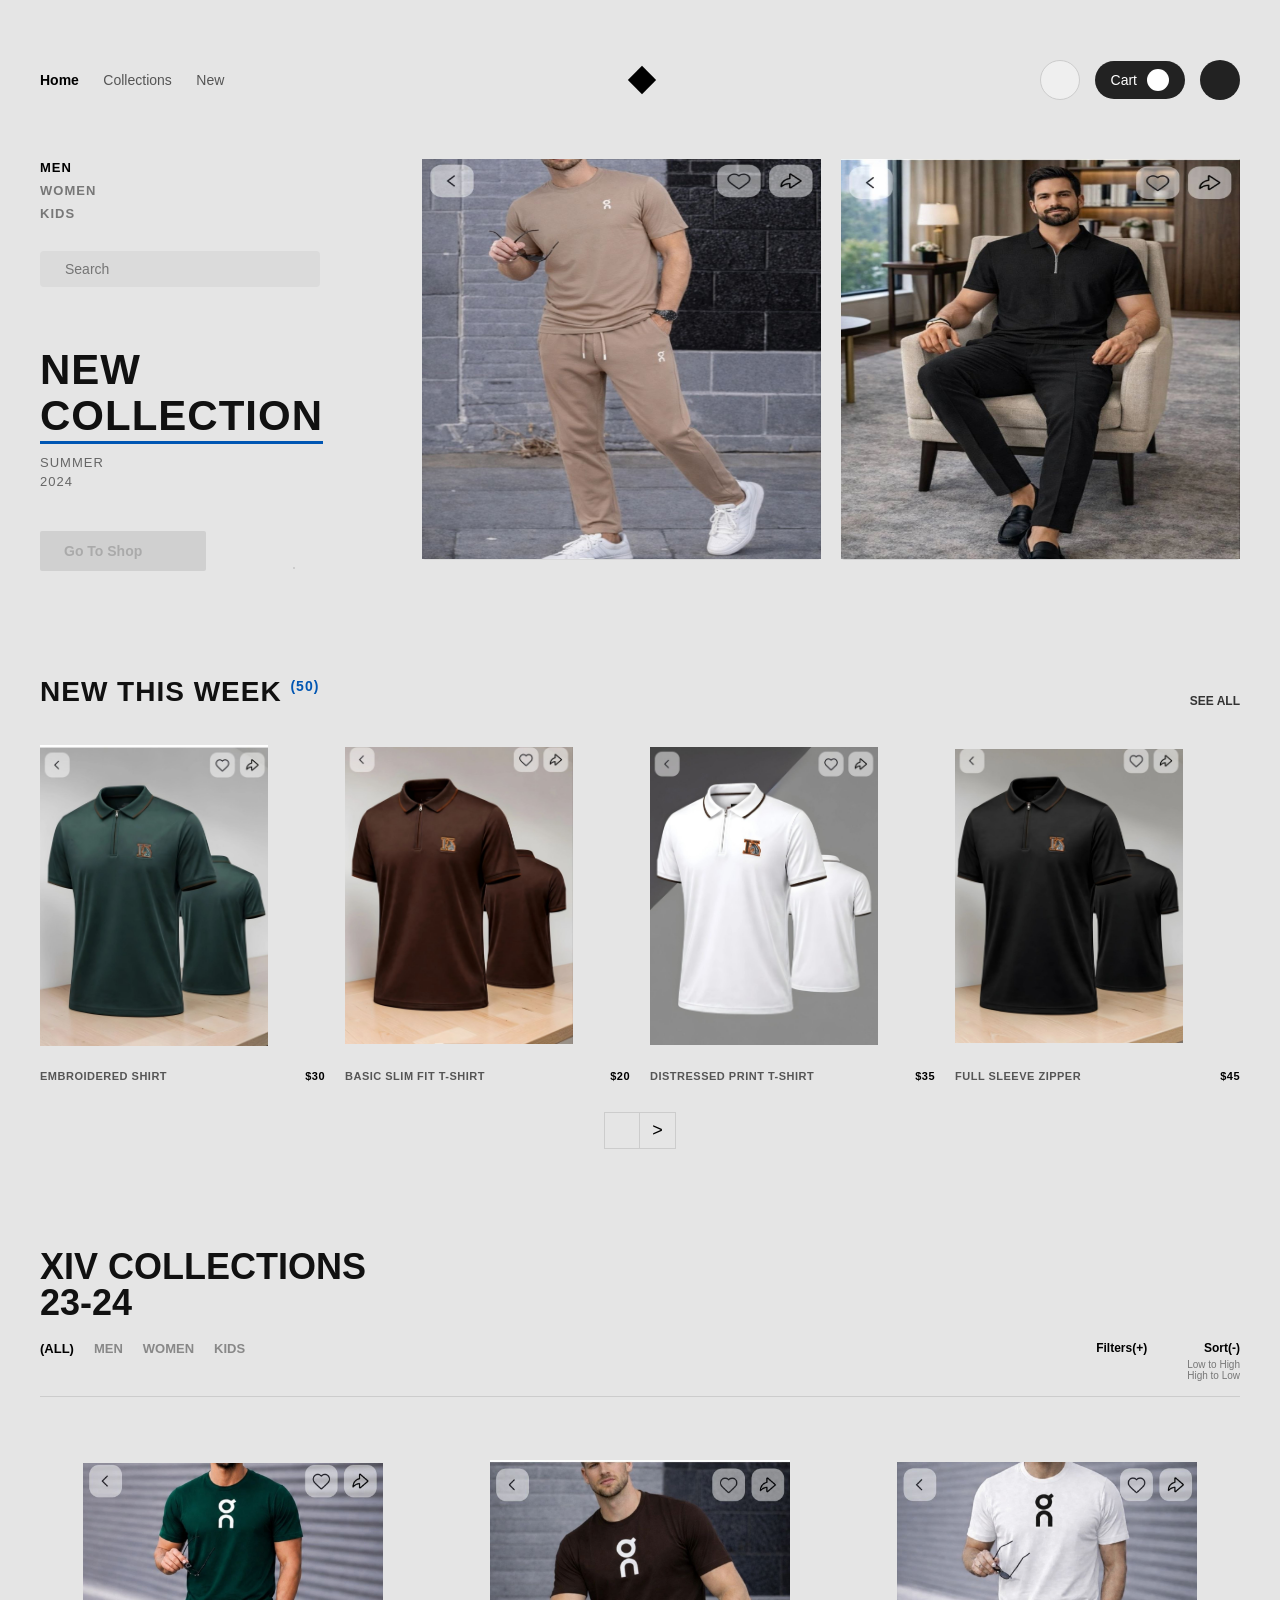
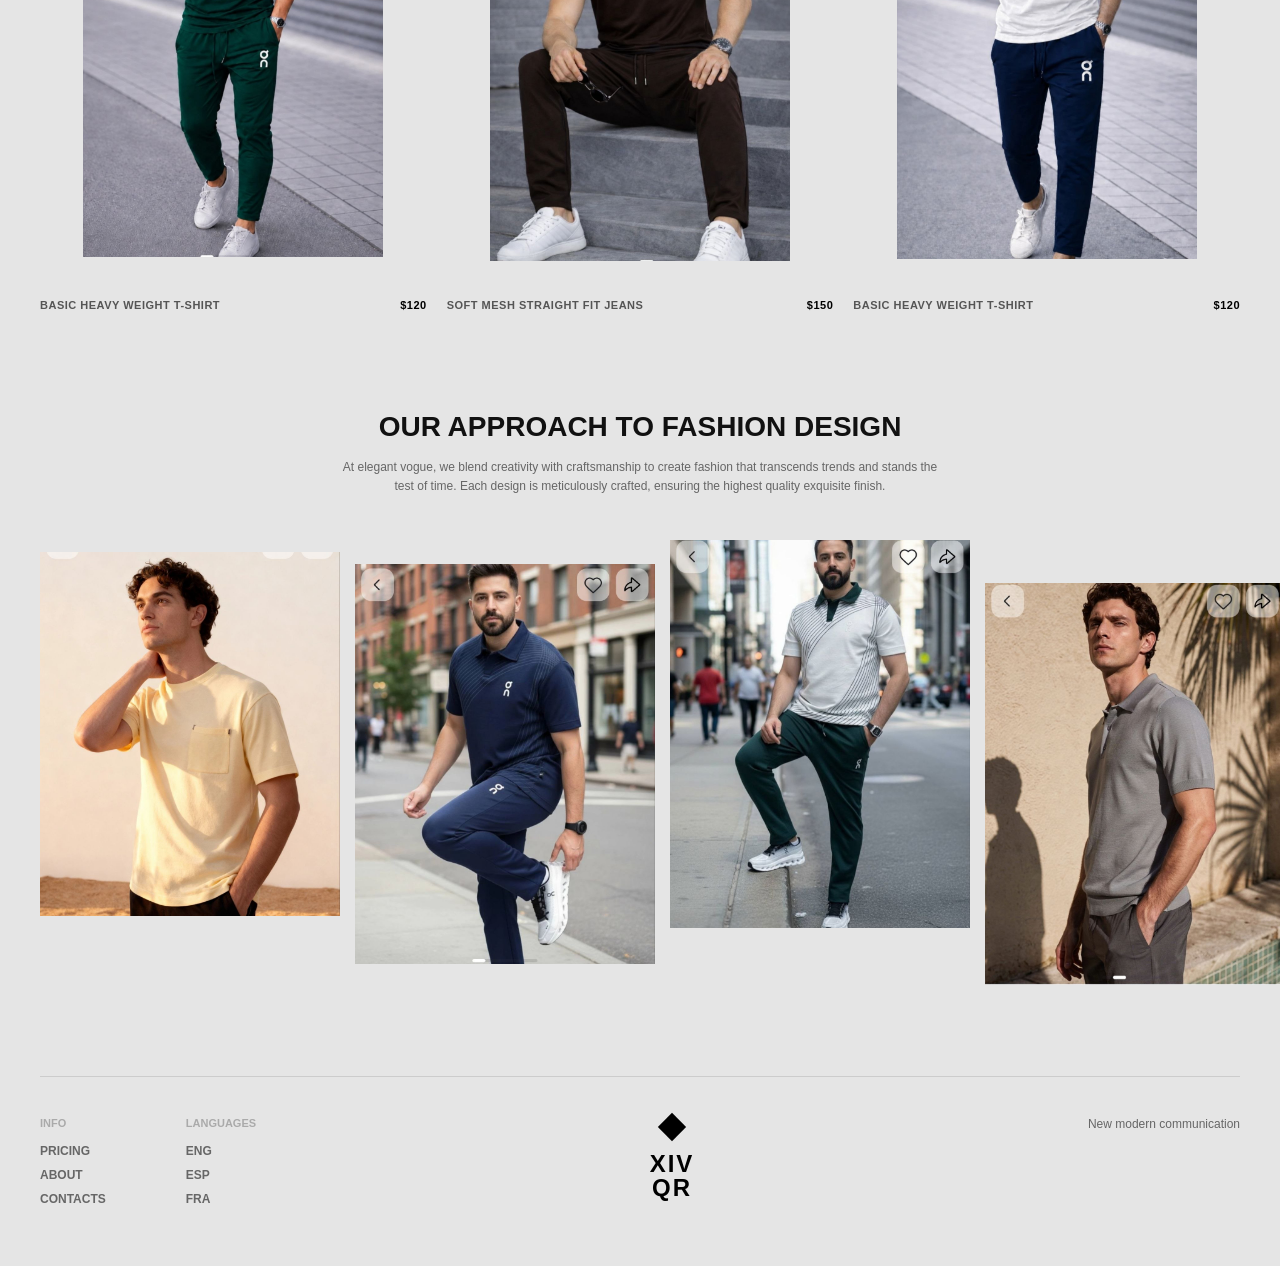
<file: index1.html>
<!DOCTYPE html>
<html lang="uz">

<head>
    <meta charset="UTF-8">
    <meta name="viewport" content="width=device-width, initial-scale=1.0">
    <link rel="stylesheet" href="style1.css">
</head>

<body>

    <div class="hc">

        <header class="nb">
            <div class="nl">
               
                <nav class="lk">
                    <a href="#" class="ac">Home</a>
                    <a href="#">Collections</a>
                    <a href="#">New</a>
                </nav>
            </div>

            <div class="lg">
                <div class="lr"></div>
            </div>

            <div class="nr">
                <button class="bc"></button>
                <div class="cb">
                    <span>Cart</span>
                    <div class="ci">\</div>
                </div>
                <button class="bd"></button>
            </div>
        </header>

        <main class="mc">
            <div class="cl">
                <div class="gm">
                    <a href="#">MEN</a>
                    <a href="#">WOMEN</a>
                    <a href="#">KIDS</a>
                </div>

                <div class="sb">
                    <span class="si"></span>
                    <input type="text" placeholder="Search">
                </div>

                <div class="ts">
                    <h1 class="ht">NEW <br><span class="ut">COLLECTION</span></h1>
                    <p class="st">Summer<br>2024</p>
                </div>

                <div class="as">
                    <a href="index3.html">
                        <button class="sh">Go To Shop <span class="ar"></span></button>
                    </a>
                    <div class="sc">
                        
                    </div>
                </div>
            </div>

            <div class="cc">
                <div class="ib b1">
                    <div class="pi"><img width="399px" height="400px" src="body3.jpg" alt=""></div>
                </div>
                <div class="ib b2">
                    <div class="pi"><img width="399px" height="400px" src="ba1.jpg" alt=""></div>
                </div>
            </div>
        </main>

        <section class="nw">
            <div class="nt">
                <h2>NEW THIS WEEK <span>(50)</span></h2>
                <a href="#" class="sa">See All</a>
            </div>
            <div class="gl">
                <div class="cd">
                    <div class="ib">
                        <div><img width="80%" src="fu1.jpg" alt=""></div>
                    </div>
                    <div class="id">
                        <p>Embroidered Shirt</p>
                        <span>$30</span>
                    </div>
                </div>
                <div class="cd">
                    <div class="ib">
                        <div><img width="80%" src="fu2.jpg" alt=""></div>
                    </div>
                    <div class="id">
                        <p>Basic Slim Fit T-Shirt</p>
                        <span>$20</span>
                    </div>
                </div>
                <div class="cd">
                    <div class="ib">
                        <div><img width="80%" src="fu3.jpg" alt=""></div>
                    </div>
                    <div class="id">
                        <p>Distressed Print T-Shirt</p>
                        <span>$35</span>
                    </div>
                </div>
                <div class="cd">
                    <div class="ib">
                        <div><img width="80%" src="fu4.jpg" alt=""></div>
                    </div>
                    <div class="id">
                        <p>Full Sleeve Zipper</p>
                        <span>$45</span>
                    </div>
                </div>
            </div>
            <div class="sc">
                <button class="ab">
                 
                        <button class="ab">></button>
            </div>
        </section>

        <section class="xc">
            <div class="xh">
                <h2>XIV COLLECTIONS<br>23-24</h2>
                <div class="xf">
                    <div class="ft">
                        <a href="#" class="ac">(ALL)</a>
                        <a href="#">Men</a>
                        <a href="#">Women</a>
                        <a href="#">Kids</a>
                    </div>
                    <div class="so">
                        <span>Filters(+)</span>
                        <span>Sort(-)<br><small>Low to High<br>High to Low</small></span>
                    </div>
                </div>
            </div>

            <div class="gl g3">
                <div class="cd">
                    <div class="ib xl">
                        <div class="pi"><img width="300px" src="min1.jpg" alt=""></div>
                    </div>
                    <div class="id">
                        <p>Basic Heavy Weight T-Shirt</p>
                        <span>$120</span>
                    </div>
                </div>
                <div class="cd">
                    <div class="ib xl">
                        <div class="pi"><img width="300px" src="min2.jpg" alt=""></div>
                    </div>
                    <div class="id">
                        <p>Soft Mesh Straight Fit Jeans</p>
                        <span>$150</span>
                    </div>
                </div>
                <div class="cd">
                    <div class="ib xl">
                        <div class="pi"><img width="300px" src="min3.jpg" alt=""></div>
                    </div>
                    <div class="id">
                        <p>Basic Heavy Weight T-Shirt</p>
                        <span>$120</span>
                    </div>
                </div>
            </div>
        </section>

        <section class="oa">
            <div class="oh">
                <h2>OUR APPROACH TO FASHION DESIGN</h2>
                <p>At elegant vogue, we blend creativity with craftsmanship to create fashion that transcends trends and
                    stands the test of time. Each design is meticulously crafted, ensuring the highest quality exquisite
                    finish.</p>
            </div>
            <div class="ag">
                <div class="ai">
                    <div><img width="300px" src="kam.jpg" alt=""></div>
                </div>
                <div class="ai">
                    <div><img width="300px" src="kam1.jpg" alt=""></div>
                </div>
                <div class="ai">
                    <div><img width="300px" src="kam2.jpg" alt=""></div>
                </div>
                <div class="ai">
                    <div><img width="300px" src="kam3.jpg" alt=""></div>
                </div>
            </div>
        </section>

        <footer class="fr">
            <div class="fl">
                <div>
                    <p class="sh">INFO</p>
                    <a href="#">PRICING</a>
                    <a href="#">ABOUT</a>
                    <a href="#">CONTACTS</a>
                </div>
                <div>
                    <p class="sh">LANGUAGES</p>
                    <a href="#">ENG</a>
                    <a href="#">ESP</a>
                    <a href="#">FRA</a>
                </div>
            </div>
            <div class="fc">
                <div class="lr"></div>
                <h3>XIV<br>QR</h3>
            </div>
            <div class="rn">
                <p>New modern communication</p>
            </div>
        </footer>

    </div>

</body>

</html>
</file>
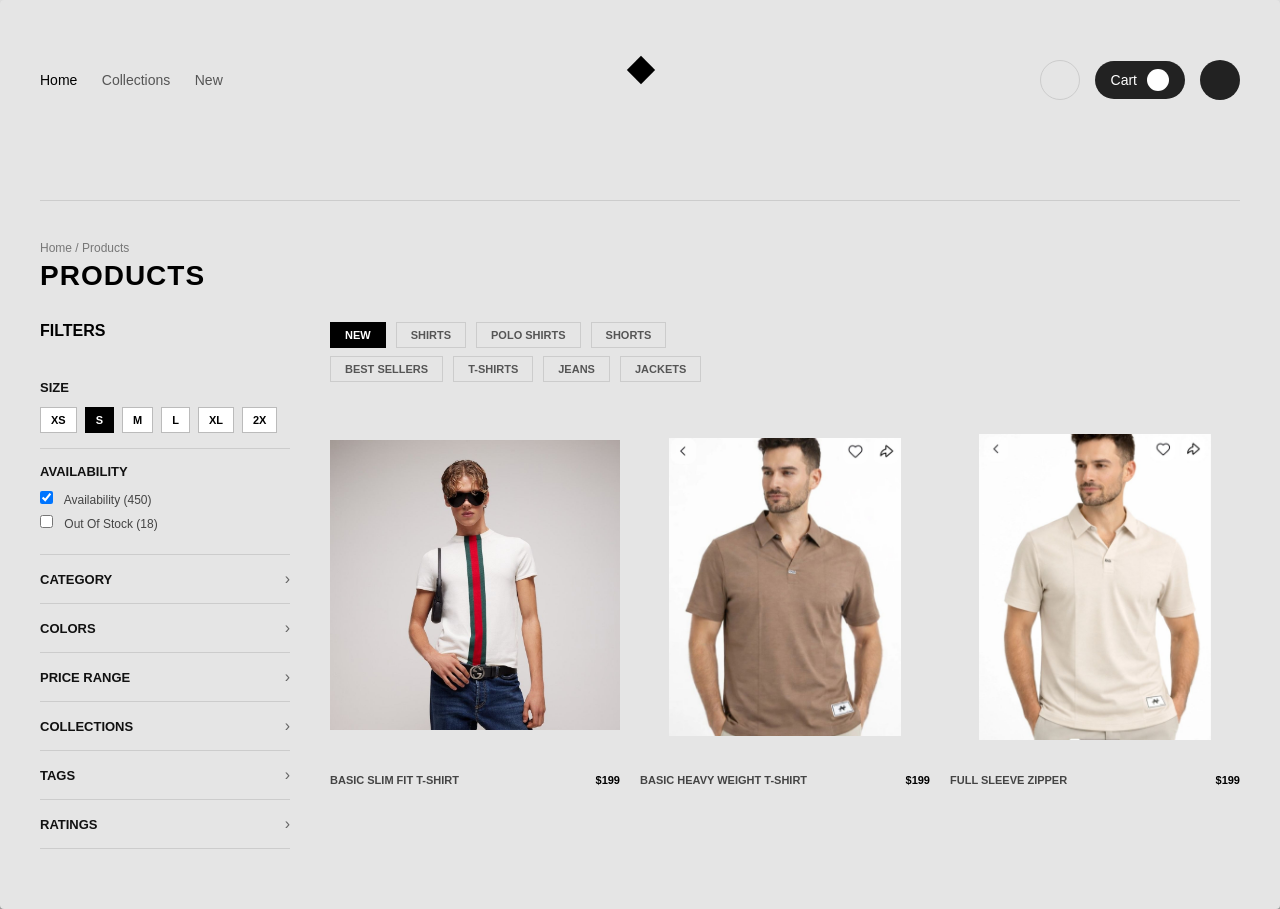
<file: index3.html>
<!DOCTYPE html>
<html lang="uz">
<head>
    <meta charset="UTF-8">
    <meta name="viewport" content="width=device-width, initial-scale=1.0">

    <link rel="stylesheet" href="style3.css">
</head>
<body>

    <div class="hc">
        
        <header class="nb">
            <div class="nl">
                
                <nav class="lk">
                    <a href="#" class="ac">Home</a>
                    <a href="#">Collections</a>
                    <a href="#">New</a>
                </nav>
            </div>
            <div class="lg">
                <div class="lr"></div>
            </div>

            <div class="nr">
                <button class="bc"></button>
                <div class="cb">
                    <span>Cart</span>
                    <div class="ci">\</div>
                </div>
                <button class="bd"></button>
            </div>   
        </header>
        <main class="mc">
        </main>

        <section class="pd">
            <div class="ph">
                <p class="br">Home / Products</p>
                <h2>PRODUCTS</h2>
            </div>

            <div class="pc">
                <aside class="fl">
                    <h3 class="ft">Filters</h3>
                    
                    <div class="fs">
                        <h4>Size</h4>
                        <div class="sz">
                            <span>XS</span>
                            <span class="ac">S</span>
                            <span>M</span>
                            <span>L</span>
                            <span>XL</span>
                            <span>2X</span>
                        </div>
                    </div>

                    <div class="fs">
                        <h4>Availability</h4>
                        <label class="ch"><input type="checkbox" checked> Availability (450)</label>
                        <label class="ch"><input type="checkbox"> Out Of Stock (18)</label>
                    </div>

                    <div class="fs dr"><h4>Category</h4><span>›</span></div>
                    <div class="fs dr"><h4>Colors</h4><span>›</span></div>
                    <div class="fs dr"><h4>Price Range</h4><span>›</span></div>
                    <div class="fs dr"><h4>Collections</h4><span>›</span></div>
                    <div class="fs dr"><h4>Tags</h4><span>›</span></div>
                    <div class="fs dr"><h4>Ratings</h4><span>›</span></div>
                </aside>

                <div class="pm">
                    <div class="tc">
                        <div class="tb">
                            <span class="ac">NEW</span>
                            <span>SHIRTS</span>
                            <span>POLO SHIRTS</span>
                            <span>SHORTS</span>
                        </div>
                        <div class="tb">
                            <span>BEST SELLERS</span>
                            <span>T-SHIRTS</span>
                            <span>JEANS</span>
                            <span>JACKETS</span>
                        </div>
                    </div>

                    <div class="pg">
                        
                        <div class="cd">
                            <div class="ib"><a href="index4.html"><img width="100%" src="katta44.jpg" alt=""></a></div>
                            <div class="id">
                                <p>Basic Slim Fit T-Shirt</p>
                                <span>$199</span>
                            </div>
                        </div>


                        <div class="cd">
                            <div class="ib"><img width="80%" src="mn2.jpg" alt=""></div>
                            <div class="id">
                                <p>Basic Heavy Weight T-Shirt</p>
                                <span>$199</span>
                            </div>
                        </div>


                        <div class="cd">
                            <div class="ib"><img width="80%" src="mn3.jpg" alt=""></div>
                            <div class="id">
                                <p>Full Sleeve Zipper</p>
                                <span>$199</span>
                            </div>
                        </div>
                       
                    </div>
                </div>
            </div>
        </section>

    </div>

</body>
</html>
</file>
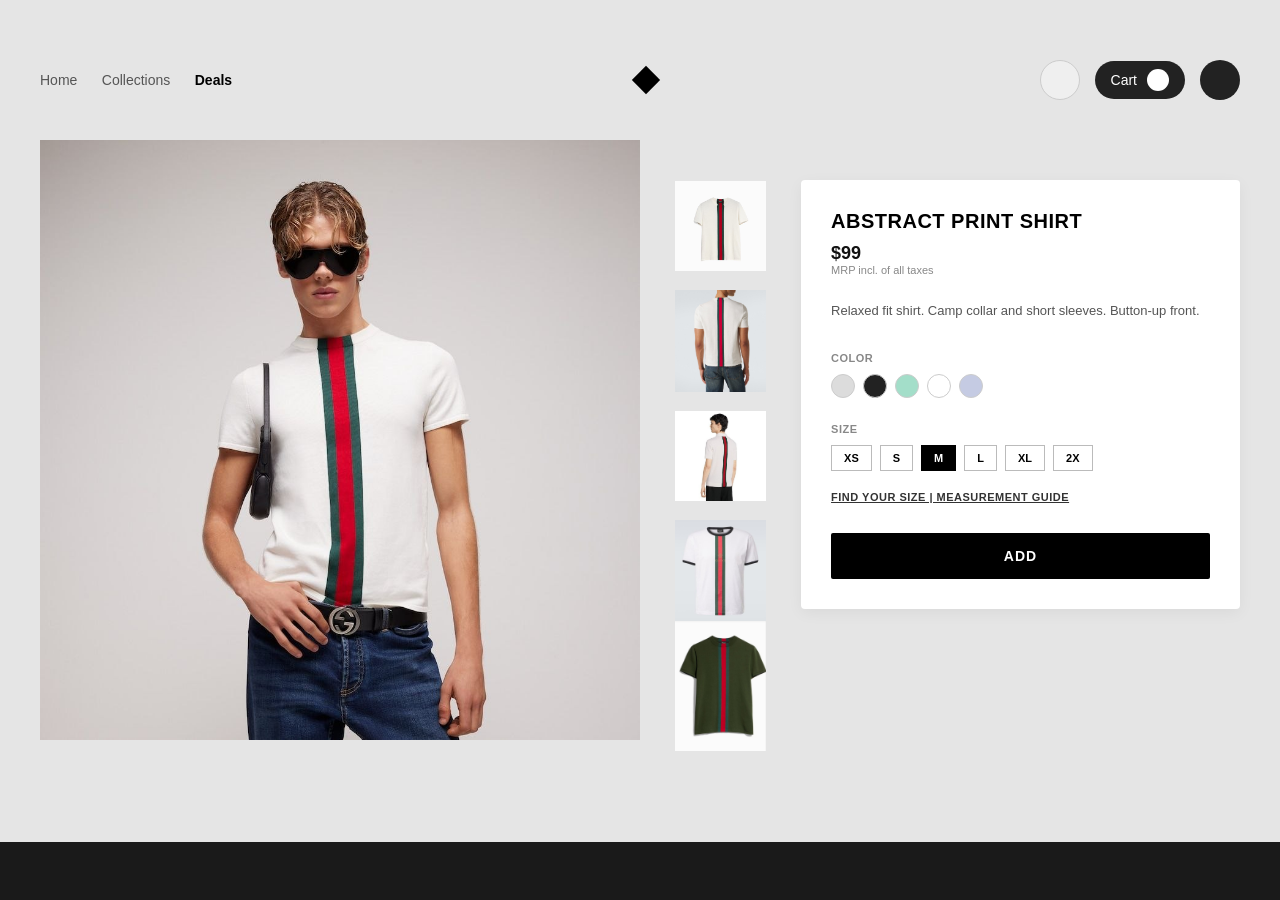
<file: index4.html>
<!DOCTYPE html>
<html lang="uz">

<head>
    <meta charset="UTF-8">
    <meta name="viewport" content="width=device-width, initial-scale=1.0">

    <link rel="stylesheet" href="style4.css">
</head>

<body>

    <div class="hc">

        <header class="nb">
            <div class="nl">
                
                <nav class="lk">
                    <a href="#">Home</a>
                    <a href="#">Collections</a>
                    <a href="#" class="ac">Deals</a>
                </nav>
            </div>

            <div class="lg">
                <div class="lr"></div>
            </div>

            <div class="nr">
                <button class="bc"></button>
                <div class="cb">
                    <span>Cart</span>
                    <div class="ci"></div>
                </div>
                <button class="bd"></button>
            </div>
        </header>

        <section class="dt">
            <div class="dg">
                <div class="im">
                    <img class="tr" src="katta44.jpg" alt="">
                    <div class="pi"></div>
                </div>

                <div class="th">
                    <div class="sm"><img width="90%" src="kichik1.jpg" alt=""></div>
                    <div class="sm"><img width="90%" src="kichik2.jpg" alt=""></div>
                    <div class="sm"><img width="90%" src="kichik3.jpg" alt=""></div>
                    <div class="sm"><img width="90%" src="kichik4.jpg" alt=""></div>
                    <div class="sm"><img width="90%" src="ki.jpg" alt=""></div>
                </div>

                <div class="di">
                    <div class="dh">
                        <h2>ABSTRACT PRINT SHIRT</h2>
                        <span class="pr">$99</span>
                        <p class="tx">MRP incl. of all taxes</p>
                    </div>

                    <p class="ds">Relaxed fit shirt. Camp collar and short sleeves. Button-up front.</p>

                    <div class="co">
                        <p class="lb">Color</p>
                        <div class="cl">
                            <span class="cx" style="background:#dcdcdc;"></span>
                            <span class="cx" style="background:#222;"></span>
                            <span class="cx" style="background:#a3dec9;"></span>
                            <span class="cx" style="background:#ffffff;"></span>
                            <span class="cx" style="background:#c5cbe3;"></span>
                        </div>
                    </div>

                    <div class="sz-sec">
                        <p class="lb">Size</p>
                        <div class="sz">
                            <span>XS</span>
                            <span>S</span>
                            <span class="ac">M</span>
                            <span>L</span>
                            <span>XL</span>
                            <span>2X</span>
                        </div>
                    </div>

                    <a href="#" class="gu">FIND YOUR SIZE | MEASUREMENT GUIDE</a>
                    <a href="index5.html">
                        <button class="at">ADD</button>
                    </a>
                </div>
            </div>
        </section>

    </div>

</body>

</html>
</file>
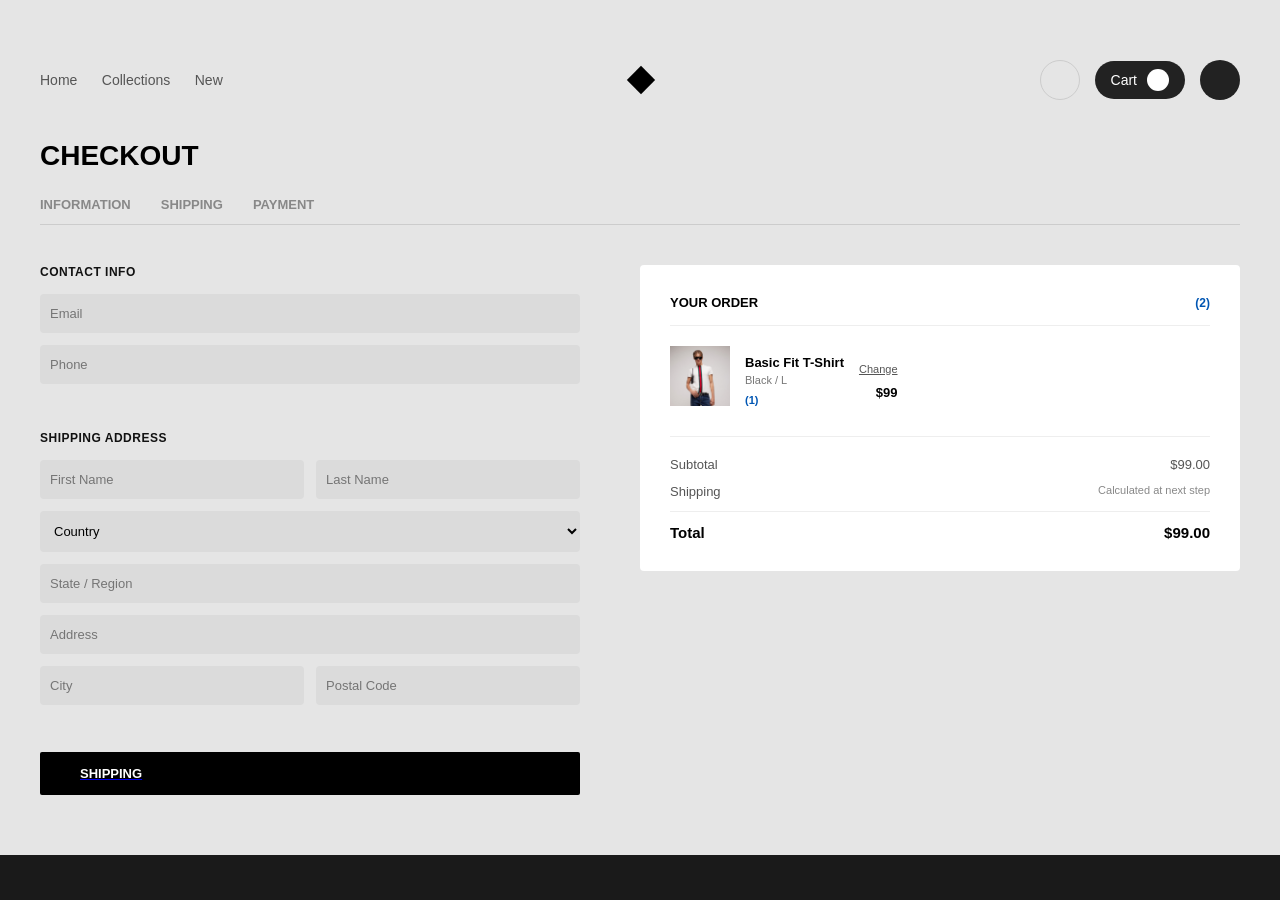
<file: index5.html>
<!DOCTYPE html>
<html lang="uz">

<head>
    <meta charset="UTF-8">
    <meta name="viewport" content="width=device-width, initial-scale=1.0">

    <link rel="stylesheet" href="style5.css">
</head>

<body>

    <div class="hc">

        <header class="nb">
            <div class="nl">

                <nav class="lk">
                    <a href="#">Home</a>
                    <a href="#">Collections</a>
                    <a href="#">New</a>
                </nav>
            </div>

            <div class="lg">
                <div class="lr"></div>
            </div>

            <div class="nr">
                <button class="bc"></button>
                <div class="cb">
                    <span>Cart</span>
                    <div class="ci"></div>
                </div>
                <button class="bd"></button>
            </div>
        </header>

        <section class="ch">

            <h2 class="ct">CHECKOUT</h2>

            <div class="ts">
                <span class="ac">INFORMATION</span>
                <span>SHIPPING</span>
                <span>PAYMENT</span>
            </div>

            <div class="cc">
                <form class="fo">
                    <div class="se">
                        <h3>CONTACT INFO</h3>
                        <input type="email" placeholder="Email">
                        <input type="tel" placeholder="Phone">
                    </div>

                    <div class="se">
                        <h3>SHIPPING ADDRESS</h3>
                        <div class="rw">
                            <input type="text" placeholder="First Name">
                            <input type="text" placeholder="Last Name">
                        </div>
                        <div class="sl">
                            <select>
                                <option>Country</option>
                                <option>Uzbekistan</option>
                            </select>
                            <span class="ar"></span>
                        </div>
                        <input type="text" placeholder="State / Region">
                        <input type="text" placeholder="Address">
                        <div class="rw">
                            <input type="text" placeholder="City">
                            <input type="text" placeholder="Postal Code">
                        </div>
                    </div>
                    <a href="./index6.html">
                        <span class="sb">Shipping</span>
                    </a>
            
                </form>

                <div class="or">
                    <div class="oh">
                        <h3>YOUR ORDER</h3>
                        <span class="cn">(2)</span>
                    </div>

                    <div class="pl">


                        <div class="pi">
                            <div class="im"><img width="100%" src="katta44.jpg" alt=""></div>
                            <div class="id">
                                <h4>Basic Fit T-Shirt</h4>
                                <p>Black / L</p>
                                <span class="qt">(1)</span>
                            </div>
                            <div class="pr">
                                <a href="#">Change</a>
                                <span>$99</span>
                            </div>
                        </div>
                    </div>

                    <div class="tl">
                        <div class="tr">
                            <span>Subtotal</span>
                            <span>$99.00</span>
                        </div>
                        <div class="tr">
                            <span>Shipping</span>
                            <span class="ca">Calculated at next step</span>
                        </div>
                        <div class="tr tt">
                            <span>Total</span>
                            <span>$99.00</span>
                        </div>
                    </div>
                </div>
            </div>
        </section>

    </div>

</body>

</html>
</file>
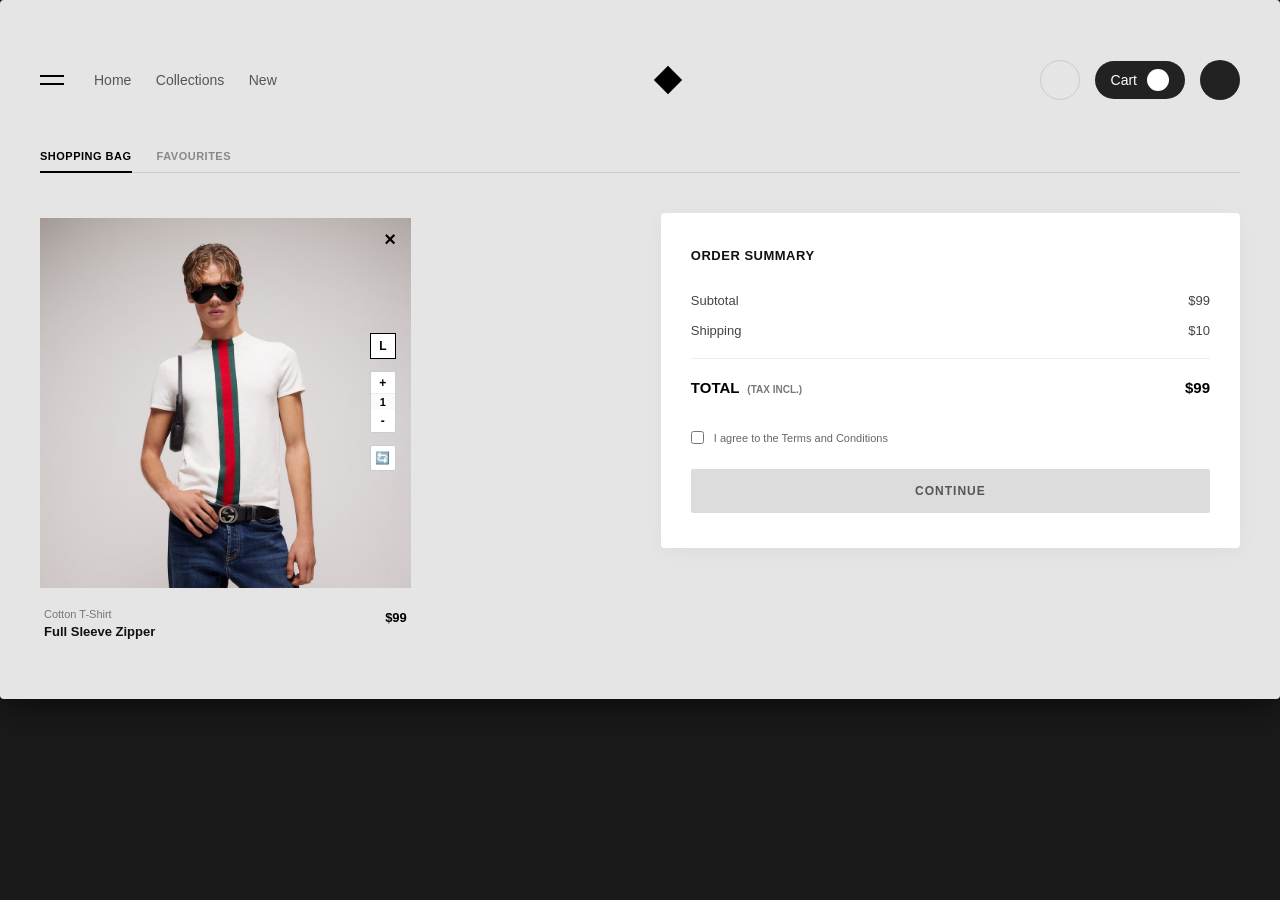
<file: index6.html>
<!DOCTYPE html>
<html lang="uz">
<head>
    <meta charset="UTF-8">
    <meta name="viewport" content="width=device-width, initial-scale=1.0">
    <title>Shopping Bag - Cloth Store</title>
    <link rel="stylesheet" href="style6.css">
</head>
<body>

    <div class="hc">
        
        <header class="nb">
            <div class="nl">
                <div class="bm">
                    <span></span>
                    <span></span>
                </div>
                <nav class="lk">
                    <a href="#">Home</a>
                    <a href="#">Collections</a>
                    <a href="#">New</a>
                </nav>
            </div>

            <div class="lg">
                <div class="lr"></div>
            </div>

            <div class="nr">
                <button class="bc"></button>
                <div class="cb">
                    <span>Cart</span>
                    <div class="ci"></div>
                </div>
                <button class="bd"></button>
            </div>
        </header>

        <div class="th">
            <span class="ac">SHOPPING BAG</span>
            <span>FAVOURITES</span>
        </div>

        <main class="mc">
            <div class="bl">
                <div class="ci">
                    <div class="im">
                        <span class="dx">×</span>
                       <img width="100%" src="katta44.jpg" alt="">
                    </div>
                    <div class="id">
                        <div class="it">
                            <p class="ct">Cotton T-Shirt</p>
                            <h4 class="pn">Full Sleeve Zipper</h4>
                        </div>
                        <div class="ip">
                            <span class="pr">$99</span>
                        </div>
                    </div>
                    <div class="co">
                        <span class="sz">L</span>
                        <div class="qn">
                            <button>+</button>
                            <span class="qv">1</span>
                            <button>-</button>
                        </div>
                        <button class="rf">🔄</button>
                    </div>
                </div>

               
            </div>

            <aside class="os">
                <h3>ORDER SUMMARY</h3>
                
                <div class="or">
                    <span>Subtotal</span>
                    <span>$99</span>
                </div>
                
                <div class="or pb">
                    <span>Shipping</span>
                    <span>$10</span>
                </div>

                <div class="or tt">
                    <span>TOTAL <small>(TAX INCL.)</small></span>
                    <span>$99</span>
                </div>

                <label class="ag">
                    <input type="checkbox">
                    <span>I agree to the Terms and Conditions</span>
                </label>

                <button class="bt">CONTINUE</button>
            </aside>
        </main>

    </div>

</body>
</html>
</file>
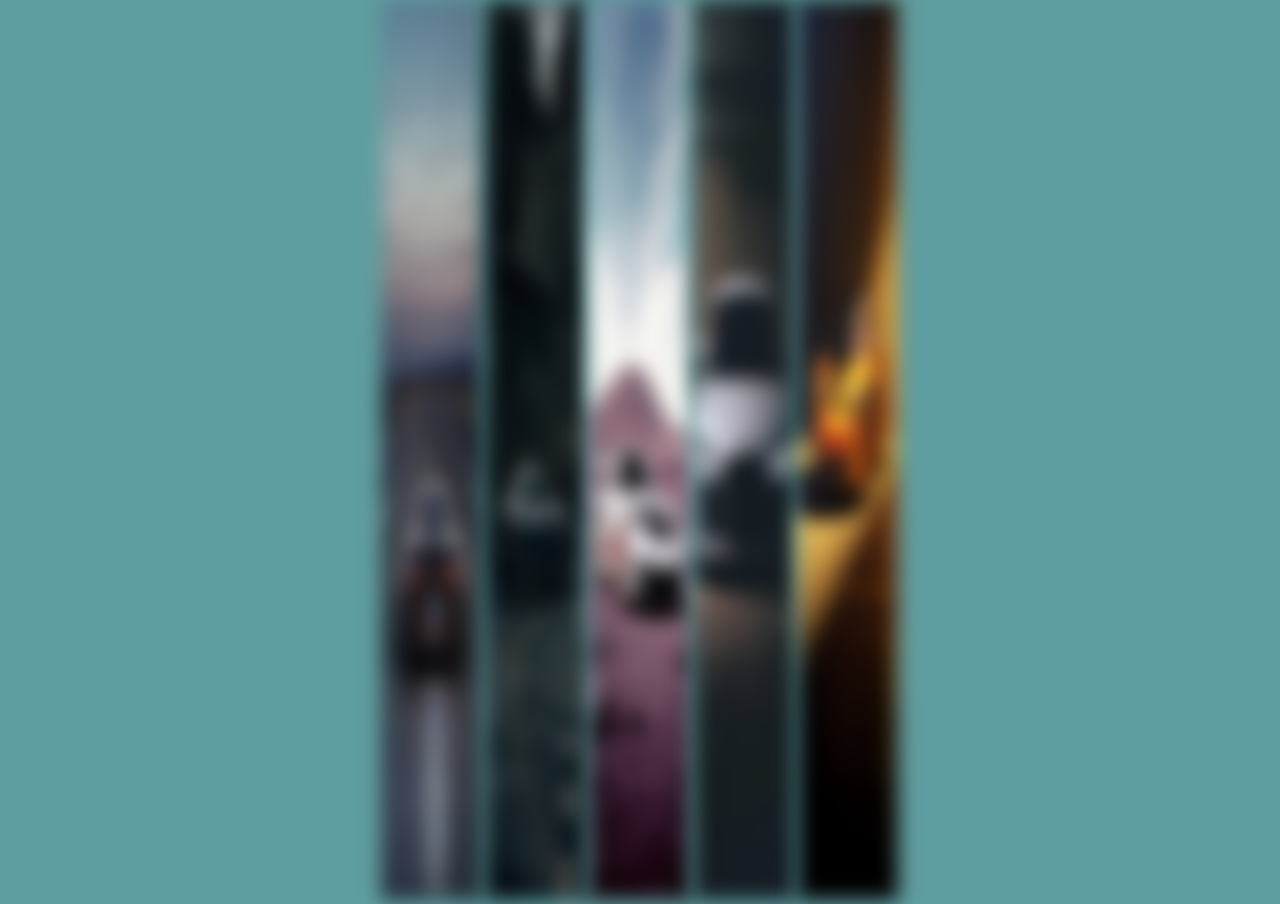
<file: index8.html>
<!DOCTYPE html>
<html lang="en">

<head>
    <meta charset="UTF-8">
    <meta name="viewport" content="width=device-width, initial-scale=1.0">
    <title>Document</title>
    <link rel="stylesheet" href="style8.css">
</head>

<body>
    <center>
        <div class="ui">
            <div>
                <img class="mbappe" src="cars1.jpg" alt="">
                
            <div>
                <img class="arda" src="cars2.jpg" alt="">
            </div>
            <div>
                <img class="real" src="cars3.jpg" alt="">
            </div>
            <div>
                <img class="turk" src="cars4.jpg" alt="">
            </div>
            <div>
                <img class="kok" src="cars6.jpg" alt="">
            </div>
        </div>
    </center>
</body>

</html>
</file>
<file: style1.css>
* {
    margin: 0;
    padding: 0;
    box-sizing: border-box;
    font-family: 'Arial', sans-serif;
}

body {
  
    display: flex;
    justify-content: center;
    align-items: center;

}

.hc {
    width: 100%;

    background-color: #e5e5e5;
    padding: 60px 40px;
 
    box-shadow: 0 10px 30px rgba(0,0,0,0.5);
}

.nb {
    display: flex;
    justify-content: space-between;
    align-items: center;
    margin-bottom: 60px;
}

.nl {
    display: flex;
    align-items: center;
    gap: 30px;
}



.lk a {
    text-decoration: none;
    color: #555;
    margin-right: 20px;
    font-weight: 500;
    font-size: 14px;
}

.lk a.ac {
    color: #000;
    font-weight: bold;
}

.lr {
    width: 20px;
    height: 20px;
    background-color: #000;
    transform: rotate(45deg);
}

.nr {
    display: flex;
    align-items: center;
    gap: 15px;
}

.bc {
    width: 40px;
    height: 40px;
    border-radius: 50%;
    border: 1px solid #ccc;
 
    display: flex;
    align-items: center;
    justify-content: center;
}

.bd {
    width: 40px;
    height: 40px;
    border-radius: 50%;
    border: none;
    background: #222;
    color: white;
    display: flex;
    align-items: center;
    justify-content: center;
}

.cb {
    display: flex;
    align-items: center;
    gap: 10px;
    background-color: #222;
    color: #fff;
    padding: 8px 16px;
    border-radius: 20px;
    font-size: 14px;
    cursor: pointer;
}

.cb .ci {
    background-color: #fff;
    border-radius: 50%;
    width: 22px;
    height: 22px;
    display: flex;
    align-items: center;
    justify-content: center;
    font-size: 12px;
}

.mc {
    display: flex;
    justify-content: space-between;
    gap: 40px;
    margin-bottom: 100px;
}

.cl {
    flex: 1;
    display: flex;
    flex-direction: column;
    justify-content: space-between;
}

.gm {
    display: flex;
    flex-direction: column;
    gap: 8px;
    margin-bottom: 30px;
}

.gm a {
    text-decoration: none;
    color: #777;
    font-weight: bold;
    font-size: 13px;
    letter-spacing: 1px;
}

.gm a:first-child {
    color: #000;
}

div.sb {
    display: flex;
    align-items: center;
    background-color: #dbdbdb;
    padding: 10px 15px;
    border-radius: 4px;
    width: 100%;
    max-width: 280px;
    margin-bottom: 60px;
}

.sb input {
    border: none;
    background: transparent;
    outline: none;
    margin-left: 10px;
    width: 100%;
    font-size: 14px;
}

.ht {
    font-size: 42px;
    font-weight: 900;
    line-height: 1.1;
    letter-spacing: 1px;
    color: #111;
    margin-bottom: 15px;
}

.ut {
    border-bottom: 3px solid #0056b3;
    padding-bottom: 2px;
}

.st {
    font-size: 13px;
    color: #666;
    line-height: 1.4;
    text-transform: uppercase;
    letter-spacing: 1px;
}

.as {
    display: flex;
    align-items: center;
    justify-content: space-between;
    margin-top: 40px;
    max-width: 350px;
}

button.sh {
    background-color: #d0d0d0;
    border: none;
    padding: 12px 24px;
    font-weight: bold;
    font-size: 14px;
    cursor: pointer;
    display: flex;
    align-items: center;
    gap: 40px;
    border-radius: 2px;
}

.cc {
    flex: 2;
    display: flex;
    gap: 20px;
}

.nw, .xc, .oa {
    margin-bottom: 100px;
}

.nt {
    display: flex;
    justify-content: space-between;
    align-items: flex-end;
    margin-bottom: 30px;
}

.nt h2 {
    font-size: 28px;
    font-weight: 900;
    letter-spacing: 1px;
    color: #111;
}

.nt h2 span {
    font-size: 14px;
    color: #0056b3;
    vertical-align: super;
}

.sa {
    color: #333;
    font-size: 12px;
    text-transform: uppercase;
    font-weight: bold;
    text-decoration: none;
}

.gl {
    display: flex;
    gap: 20px;
}

.g3 .cd {
    flex: 1;
}

.cd {
    flex: 1;
    display: flex;
    flex-direction: column;
    gap: 12px;
}

.ib {
    height: 320px;
 
    border-radius: 4px;
    display: flex;
    align-items: center;
    justify-content: center;
    color: #888;
}

.cc .ib {
    flex: 1;
    height: 400px;
}

.cd .ib.xl {
    height: 450px;
}

.id {
    display: flex;
    justify-content: space-between;
    font-size: 11px;
    font-weight: bold;
    text-transform: uppercase;
    letter-spacing: 0.5px;
}

.id p {
    color: #555;
    max-width: 70%;
}

.id span {
    color: #000;
}

.sc {
    margin: 30px auto 0 auto;
    width: fit-content;
    display: flex;
    border: 1px solid #ccc;
}

.ab {
    background: transparent;
    border: none;
    width: 35px;
    height: 35px;
    cursor: pointer;
    font-size: 18px;
    display: flex;
    align-items: center;
    justify-content: center;
}

.ab:first-child {
    border-right: 1px solid #ccc;
}

.xh h2 {
    font-size: 36px;
    font-weight: 900;
    line-height: 1;
    margin-bottom: 20px;
    color: #111;
}

.xf {
    display: flex;
    justify-content: space-between;
    align-items: flex-start;
    border-bottom: 1px solid #ccc;
    padding-bottom: 15px;
    margin-bottom: 40px;
}

.ft {
    display: flex;
    gap: 20px;
}

.ft a {
    text-decoration: none;
    color: #888;
    font-size: 13px;
    font-weight: bold;
    text-transform: uppercase;
}

.ft a.ac {
    color: #000;
}

.so {
    display: flex;
    gap: 40px;
    font-size: 12px;
    font-weight: bold;
    text-align: right;
}

.so small {
    display: block;
    color: #777;
    font-weight: normal;
    margin-top: 4px;
}

.oh {
    text-align: center;
    max-width: 600px;
    margin: 0 auto 50px auto;
}

.oh h2 {
    font-size: 28px;
    font-weight: 900;
    margin-bottom: 15px;
    color: #111;
}

.oh p {
    font-size: 12px;
    color: #666;
    line-height: 1.6;
}

.ag {
    display: flex;
    gap: 15px;
}

.ai {
    flex: 1;
    height: 380px;

    border-radius: 4px;
    display: flex;
    align-items: center;
    justify-content: center;
    color: #888;
}

.ai:nth-child(2) {
    margin-top: 30px;
}

.ai:nth-child(4) {
    margin-top: 50px;
    background-color: #e0e0e0;
}

.fr {
    border-top: 1px solid #ccc;
    padding-top: 40px;
    display: flex;
    justify-content: space-between;
    align-items: flex-start;
}

.fl {
    display: flex;
    gap: 80px;
}

.fl div {
    display: flex;
    flex-direction: column;
    gap: 10px;
}

.fl a {
    text-decoration: none;
    color: #666;
    font-size: 12px;
    font-weight: bold;
}

.sh {
    font-size: 11px;
    color: #aaa;
    font-weight: bold;
    margin-bottom: 5px;
}

.fc {
    display: flex;
    flex-direction: column;
    align-items: center;
    text-align: center;
    gap: 15px;
}

.fc h3 {
    font-size: 24px;
    font-weight: 900;
    line-height: 1;
    letter-spacing: 2px;
}
a{
    text-decoration: none;
}
.rn {
    font-size: 12px;
    color: #666;
    max-width: 200px;
    text-align: right;
}

.pi {
    font-size: 14px;
    letter-spacing: 1px;

}

.b1 {
    background-color: #d8d8d8; 
}

.b2 {
    background-color: #d0d0d0;
}
.sh:hover{
background-color: #000;
color: #ccc;
transition: 0.3s all;
}
</file>
<file: style3.css>
* {
    margin: 0;
    padding: 0;
    box-sizing: border-box;
    font-family: 'Arial', sans-serif;
}

body {

    display: flex;
    justify-content: center;
    align-items: center;
   
}

.hc {
    width: 100%;
   
    background-color: #e5e5e5;
    padding: 60px 40px;
    border-radius: 4px;
    box-shadow: 0 10px 30px black;
}

.nb {
    display: flex;
    justify-content: space-between;

  
}

.nl {
    display: flex;
    align-items: center;

}


.lr {
    width: 20px;
    height: 20px;
    background-color: #000;
    transform: rotate(45deg);
}

.nr {
    display: flex;
    align-items: center;
    gap: 15px;
}

.bc {
    width: 40px;
    height: 40px;
    border-radius: 50%;
    border: 1px solid #ccc;
    background: transparent;
    cursor: pointer;
    display: flex;
    align-items: center;
    justify-content: center;
}

.bd {
    width: 40px;
    height: 40px;
    border-radius: 50%;
    border: none;
    background: #222;
    color: white;
    cursor: pointer;
    display: flex;
    align-items: center;
    justify-content: center;
}

.cb {
    display: flex;
    align-items: center;
    gap: 10px;
    background-color: #222;
    color: #fff;
    padding: 8px 16px;
    border-radius: 20px;
    font-size: 14px;
    cursor: pointer;
}

.cb .ci {
    background-color: #fff;
    border-radius: 50%;
    width: 22px;
    height: 22px;
    display: flex;
    align-items: center;
    justify-content: center;
    font-size: 12px;
}

.bm span {
    width: 24px;
    height: 2px;
    background-color: #000;
}

.lk a {
    text-decoration: none;
    color: #555;
    margin-right: 20px;
    font-size: 14px;
}

.lk a.ac {
    color: #000;
   
}

.lr {
    width: 20px;
    height: 20px;
    background-color: #000;
    transform: rotate(45deg);
}

.nr {
    display: flex;
    align-items: center;
    gap: 15px;
}

.bc {
    width: 40px;
    height: 40px;
    border-radius: 50%;
    border: 1px solid #ccc;
    background: transparent;
    cursor: pointer;
    display: flex;
    align-items: center;
    justify-content: center;
}

.bd {
    width: 40px;
    height: 40px;
    border-radius: 50%;
    border: none;
    background: #222;
    color: white;
    cursor: pointer;
    display: flex;
    align-items: center;
    justify-content: center;
}

.cb {
    display: flex;
    align-items: center;
    gap: 10px;
    background-color: #222;
    color: #fff;
    padding: 8px 16px;
    border-radius: 20px;
    font-size: 14px;
    cursor: pointer;
}

.cb .ci {
    background-color: #fff;
    border-radius: 50%;
    width: 22px;
    height: 22px;
    display: flex;
    align-items: center;
    justify-content: center;
    font-size: 12px;
}

.mc {
    display: flex;
    justify-content: space-between;
    gap: 40px;
    margin-bottom: 100px;
}

.cl {
    flex: 1;
    display: flex;
    flex-direction: column;
    justify-content: space-between;
}

.gm {
    display: flex;
    flex-direction: column;
    gap: 8px;
    margin-bottom: 30px;
}

.gm a {
    text-decoration: none;
    color: #777;
    font-weight: bold;
    font-size: 13px;
    letter-spacing: 1px;
}

.gm a:first-child {
    color: #000;
}

div.sb {
    display: flex;
    align-items: center;
    background-color: #dbdbdb;
    padding: 10px 15px;
    border-radius: 4px;
    width: 100%;
    max-width: 280px;
    margin-bottom: 60px;
}

.sb input {
    border: none;
    background: transparent;
    outline: none;
    margin-left: 10px;
    width: 100%;
    font-size: 14px;
}

.ht {
    font-size: 42px;
    font-weight: 900;
    line-height: 1.1;
    letter-spacing: 1px;
    color: #111;
    margin-bottom: 15px;
}

.ut {
    border-bottom: 3px solid #0056b3;
    padding-bottom: 2px;
}

.st {
    font-size: 13px;
    color: #666;
    line-height: 1.4;
    text-transform: uppercase;
    letter-spacing: 1px;
}

.as {
    display: flex;
    align-items: center;
    justify-content: space-between;
    margin-top: 40px;
    max-width: 350px;
}

button.sh {
    background-color: #d0d0d0;
    border: none;
    padding: 12px 24px;
    font-weight: bold;
    font-size: 14px;
    cursor: pointer;
    display: flex;
    align-items: center;
    gap: 40px;
    border-radius: 2px;
}

.sc {
    display: flex;
    border: 1px solid #ccc;
}

.ab {
    background: transparent;
    border: none;
    width: 35px;
    height: 35px;
    cursor: pointer;
    font-size: 18px;
    display: flex;
    align-items: center;
    justify-content: center;
}

.ab:first-child {
    border-right: 1px solid #ccc;
}

.cc {
    flex: 2;
    display: flex;
    gap: 20px;
}

.cc .ib {
    flex: 1;
    height: 400px;
}

.ib {
   
    border-radius: 4px;
    display: flex;
    align-items: center;
    justify-content: center;
    color: #888;
}

.pi {
    font-size: 14px;
    letter-spacing: 1px;
    text-transform: uppercase;
}

.b1 { background-color: #d8d8d8; }
.b2 { background-color: #d0d0d0; }

.pd {
    border-top: 1px solid #ccc;
    padding-top: 40px;
}

.ph {
    margin-bottom: 30px;
}

.br {
    font-size: 12px;
    color: #777;
    margin-bottom: 5px;
}

.ph h2 {
    font-size: 28px;
    font-weight: 900;
    letter-spacing: 1px;
}

.pc {
    display: flex;
    gap: 40px;
}

.fl {
    width: 250px;
    flex-shrink: 0;
}

.ft {
    font-size: 16px;
    font-weight: bold;
    margin-bottom: 25px;
    text-transform: uppercase;
}

.fs {
    border-bottom: 1px solid #ccc;
    padding: 15px 0;
}

.fs h4 {
    font-size: 13px;
    text-transform: uppercase;
    margin-bottom: 12px;
    color: #111;
}

.sz {
    display: flex;
    gap: 8px;
}

.sz span {
    border: 1px solid #bbb;
    padding: 6px 10px;
    font-size: 11px;
    font-weight: bold;
    cursor: pointer;
    background: #fff;
}

.sz span.ac {
    background: #000;
    color: #fff;
    border-color: #000;
}

.ch {
    display: block;
    font-size: 12px;
    margin-bottom: 8px;
    color: #444;
    cursor: pointer;
}

.ch input {
    margin-right: 8px;
}

.dr {
    display: flex;
    justify-content: space-between;
    align-items: center;
    cursor: pointer;
}

.dr h4 { margin: 0; }

.dr span { font-size: 16px; color: #666; }

.pm {
    flex: 1;
}

.tc {
    display: flex;
    flex-direction: column;
    gap: 8px;
    margin-bottom: 30px;
}

.tb {
    display: flex;
    gap: 10px;
}

.tb span {
    border: 1px solid #ccc;
    padding: 6px 14px;
    font-size: 11px;
    font-weight: bold;
    color: #555;
    cursor: pointer;
    background: transparent;
}

.tb span.ac {
    background: #000;
    color: #fff;
    border-color: #000;
}

.pg {
    display: flex;
    gap: 20px;
    
}

.cd {
    flex: 1;
    display: flex;
    flex-direction: column;
    gap: 12px;
}

.pg .ib {
    height: 350px;
}

.id {
    display: flex;
    justify-content: space-between;
    font-size: 11px;
    font-weight: bold;
    text-transform: uppercase;
}

.id p { color: #444; max-width: 75%; }
.id span { color: #000; }
</file>
<file: style4.css>
* {
    margin: 0;
    padding: 0;
    box-sizing: border-box;
    font-family: 'Arial', sans-serif;
}

body {
    background-color: #1a1a1a;
    display: flex;
    justify-content: center;
    align-items: center;


}

.hc {
    width: 100%;
    background-color: #e5e5e5;
    padding: 60px 40px;

 
}

.nb {
    display: flex;
    justify-content: space-between;
    align-items: center;
    margin-bottom: 80px;
}

.nl {
    display: flex;
    align-items: center;
    gap: 30px;
}


.lk a {
    text-decoration: none;
    color: #555;
    margin-right: 20px;
    font-weight: 500;
    font-size: 14px;
}

.lk a.ac {
    color: #000;
    font-weight: bold;
}

.lr {
    width: 20px;
    height: 20px;
    background-color: #000;
    transform: rotate(45deg);
}

.nr {
    display: flex;
    align-items: center;
    gap: 15px;
}

.bc {
    width: 40px;
    height: 40px;
    border-radius: 50%;
    border: 1px solid #ccc;
   
    cursor: pointer;
    display: flex;
    align-items: center;
    justify-content: center;
}

.bd {
    width: 40px;
    height: 40px;
    border-radius: 50%;
    border: none;
    background: #222;
    color: white;
    cursor: pointer;
    display: flex;
    align-items: center;
    justify-content: center;
}

.cb {
    display: flex;
    align-items: center;
    gap: 10px;
    background-color: #222;
    color: #fff;
    padding: 8px 16px;
    border-radius: 20px;
    font-size: 14px;
    cursor: pointer;
}

.cb .ci {
    background-color: #fff;
    border-radius: 50%;
    width: 22px;
    height: 22px;
    display: flex;
    align-items: center;
    justify-content: center;
    font-size: 12px;
}

.dt {
    margin-bottom: 20px;
}

.dg {
    display: flex;
    gap: 30px;
    align-items: flex-start;
}
.tr{
    width: 600px;
}
.im {
    flex: 2;
    height: 520px;

    border-radius: 4px;
    display: flex;
    align-items: center;
    justify-content: center;
    color: #888;
}

.th {
    flex: 0.4;
    display: flex;
    flex-direction: column;
    gap: 23px;
    margin-bottom: 30px;
}

.sm {
    height: 92px;
    border-radius: 4px;
    display: flex;
    align-items: center;
    justify-content: center;

}

.di {
    flex: 1.5;
    background: #fff;
    padding: 30px;
    border-radius: 4px;
    box-shadow: 0 4px 15px rgba(0,0,0,0.05);
}

.dh h2 {
    font-size: 20px;
    font-weight: 900;
    margin-bottom: 10px;
    letter-spacing: 0.5px;
}

.pr {
    font-size: 18px;
    font-weight: bold;
    display: block;
    color: #111;
}

.tx {
    font-size: 11px;
    color: #888;
    margin-bottom: 25px;
}

.ds {
    font-size: 13px;
    color: #555;
    line-height: 1.6;
    margin-bottom: 30px;
}

.lb {
    font-size: 11px;
    font-weight: bold;
    text-transform: uppercase;
    color: #888;
    margin-bottom: 10px;
    letter-spacing: 0.5px;
}

.co {
    margin-bottom: 25px;
}

.cl {
    display: flex;
    gap: 8px;
}

.cx {
    width: 24px;
    height: 24px;
    border-radius: 50%;
    display: inline-block;
    border: 1px solid #ccc;
    cursor: pointer;
}

.sz-sec {
    margin-bottom: 20px;
}

.sz {
    display: flex;
    gap: 8px;
}

.sz span {
    border: 1px solid #bbb;
    padding: 6px 12px;
    font-size: 11px;
    font-weight: bold;
    cursor: pointer;
    background: #fff;
}

.sz span.ac {
    background: #000;
    color: #fff;
    border-color: #000;
}

.gu {
    display: block;
    font-size: 11px;
    color: #333;
    font-weight: bold;
    text-decoration: underline;
    margin-bottom: 30px;
    letter-spacing: 0.5px;
}

.at {
    width: 100%;
    background-color: #000;
    color: #fff;
    border: none;
    padding: 15px;
    font-weight: bold;
    font-size: 14px;
    cursor: pointer;
    text-transform: uppercase;
    border-radius: 2px;
    letter-spacing: 1px;
}

.pi {
    font-size: 13px;
    letter-spacing: 1px;
    text-transform: uppercase;
}
</file>
<file: style5.css>
* {
    margin: 0;
    padding: 0;
    box-sizing: border-box;
    font-family: 'Arial', sans-serif;
}

body {
    background-color: #1a1a1a;
    display: flex;
    justify-content: center;
    align-items: center;

}

.hc {
    width: 100%;

    background-color: #e5e5e5;
    padding: 60px 40px;

  
}

.nb {
    display: flex;
    justify-content: space-between;
    align-items: center;
    margin-bottom: 40px;
}

.nl {
    display: flex;
    align-items: center;
    gap: 30px;
}


.lk a {
    text-decoration: none;
    color: #555;
    margin-right: 20px;
    font-weight: 500;
    font-size: 14px;
}

.lr {
    width: 20px;
    height: 20px;
    background-color: #000;
    transform: rotate(45deg);
}

.nr {
    display: flex;
    align-items: center;
    gap: 15px;
}

.bc {
    width: 40px;
    height: 40px;
    border-radius: 50%;
    border: 1px solid #ccc;
    background: transparent;
    display: flex;
    align-items: center;
    justify-content: center;
}

.bd {
    width: 40px;
    height: 40px;
    border-radius: 50%;
    border: none;
    background: #222;
    color: white;
    display: flex;
    align-items: center;
    justify-content: center;
}

.cb {
    display: flex;
    align-items: center;
    gap: 10px;
    background-color: #222;
    color: #fff;
    padding: 8px 16px;
    border-radius: 20px;
    font-size: 14px;
}

.cb .ci {
    background-color: #fff;
    border-radius: 50%;
    width: 22px;
    height: 22px;
    display: flex;
    align-items: center;
    justify-content: center;
    font-size: 12px;
}

.ba a {
    text-decoration: none;
    color: #000;
    font-size: 24px;
    display: inline-block;
    margin-bottom: 20px;
}

.ct {
    font-size: 28px;
    font-weight: 900;

    margin-bottom: 25px;
}

.ts {
    display: flex;
    gap: 30px;
    border-bottom: 1px solid #ccc;
    padding-bottom: 12px;
    margin-bottom: 40px;
}

.ts span {
    font-size: 13px;
    font-weight: bold;
    color: #888;
}

.cc {
    display: flex;
    gap: 60px;
    align-items: flex-start;
}

.fo {
    flex: 1.0;
}

.se {
    margin-bottom: 35px;
}

.se h3 {
    font-size: 12px;
    font-weight: bold;
    color: #111;
    margin-bottom: 15px;
    letter-spacing: 0.5px;
}

.fo input, .sl select {
    width: 100%;
    background-color: #dbdbdb;
    border: none;
    padding: 12px 10px;
    border-radius: 4px;
    font-size: 13px;
    margin-bottom: 12px;
    outline: none;
}

.rw {
    display: flex;
    gap: 12px;
}

.sl {
    position: relative;
    width: 100%;
}



.sl .ar {
    position: absolute;
    right: 15px;
    top: 12px;
    font-size: 14px;
    color: #555;
    pointer-events: none;
}

.sb {
    background-color: #000;
    color: #fff;
    border: none;
    padding: 14px 40px;
    font-weight: bold;
    font-size: 13px;
    text-transform: uppercase;
    border-radius: 2px;
    display: flex;
    align-items: center;
    gap: 15px;
    margin-left: auto;
}

.or {
    flex: 1;
    background-color: #fff;
    padding: 30px;
    border-radius: 4px;
}

.oh {
    display: flex;
    justify-content: space-between;
    align-items: center;
    border-bottom: 1px solid #eee;
    padding-bottom: 15px;
    margin-bottom: 20px;
}

.oh h3 {
    font-size: 13px;
    font-weight: bold;
}

.oh .cn {
    font-size: 12px;
    color: #0056b3;
    font-weight: bold;
}

.pl {
    display: flex;
    flex-direction: column;
    gap: 20px;
    border-bottom: 1px solid #eee;
    padding-bottom: 20px;
    margin-bottom: 20px;
}

.pi {
    display: flex;
    gap: 15px;
    align-items: center;
}

.im {
    width: 60px;
    height: 70px;

    border-radius: 4px;
}

.id {
    flex: -1;
}

.id h4 {
    font-size: 13px;
    font-weight: bold;
    margin-bottom: 4px;
}

.id p {
    font-size: 11px;
    color: #777;
    margin-bottom: 4px;
}

.id .qt {
    font-size: 11px;
    color: #0056b3;
    font-weight: bold;
}

.pr {
    text-align: right;
    display: flex;
    flex-direction: column;
    gap: 10px;
}

.pr a {
    font-size: 11px;
    color: #555;
    text-decoration: underline;
}

.pr span {
    font-size: 13px;
    font-weight: bold;
}

.tl {
    display: flex;
    flex-direction: column;
    gap: 12px;
}

.tr {
    display: flex;
    justify-content: space-between;
    font-size: 13px;
    color: #555;
}

.tr .ca {
    font-size: 11px;
    color: #888;
}

.tt {
    border-top: 1px solid #eee;
    padding-top: 12px;
    font-weight: bold;
    color: #000;
    font-size: 15px;
}
</file>
<file: style6.css>
* {
    margin: 0;
    padding: 0;
    box-sizing: border-box;
    font-family: 'Arial', sans-serif;
}

body {
    background-color: #1a1a1a;
    display: flex;
    justify-content: center;
    align-items: center;
   
}

.hc {
    width: 100%;
   
    background-color: #e5e5e5;
    padding: 60px 40px;
    border-radius: 4px;
    box-shadow: 0 10px 30px rgba(0,0,0,0.5);
}

.nb {
    display: flex;
    justify-content: space-between;
    align-items: center;
    margin-bottom: 50px;
}

.nl {
    display: flex;
    align-items: center;
    gap: 30px;
}

.bm {
    display: flex;
    flex-direction: column;
    gap: 6px;
    cursor: pointer;
}

.bm span {
    width: 24px;
    height: 2px;
    background-color: #000;
}

.lk a {
    text-decoration: none;
    color: #555;
    margin-right: 20px;
    font-weight: 500;
    font-size: 14px;
}

.lr {
    width: 20px;
    height: 20px;
    background-color: #000;
    transform: rotate(45deg);
}

.nr {
    display: flex;
    align-items: center;
    gap: 15px;
}

.bc {
    width: 40px;
    height: 40px;
    border-radius: 50%;
    border: 1px solid #ccc;
    background: transparent;
    cursor: pointer;
    display: flex;
    align-items: center;
    justify-content: center;
}

.bd {
    width: 40px;
    height: 40px;
    border-radius: 50%;
    border: none;
    background: #222;
    color: white;
    cursor: pointer;
    display: flex;
    align-items: center;
    justify-content: center;
}

.cb {
    display: flex;
    align-items: center;
    gap: 10px;
    background-color: #222;
    color: #fff;
    padding: 8px 16px;
    border-radius: 20px;
    font-size: 14px;
    cursor: pointer;
}

.cb .ci {
    background-color: #fff;
    border-radius: 50%;
    width: 22px;
    height: 22px;
    display: flex;
    align-items: center;
    justify-content: center;
    font-size: 12px;
}

.th {
    display: flex;
    gap: 25px;
    border-bottom: 1px solid #ccc;
    padding-bottom: 10px;
    margin-bottom: 40px;
}

.th span {
    font-size: 11px;
    font-weight: bold;
    color: #888;
    cursor: pointer;
    letter-spacing: 0.5px;
}

.th span.ac {
    color: #000;
    position: relative;
}

.th span.ac::after {
    content: '';
    position: absolute;
    bottom: -11px;
    left: 0;
    width: 100%;
    height: 2px;
    background-color: #000;
}

.mc {
    display: flex;
    gap: 50px;
    align-items: flex-start;
}

.bl {
width: 600px;
    display: flex;
    gap: 20px;
}

.ci {
    flex: 1;
    background-color: transparent;
    display: flex;
    flex-direction: column;
    position: relative;
}

.im {
 
    height: 380px;
    border-radius: 4px;
    display: flex;
    align-items: center;
    justify-content: center;
    color: #888;
    position: relative;
}

.pi {
    font-size: 13px;
    text-transform: uppercase;
    letter-spacing: 1px;
}

.dx {
    position: absolute;
    top: 15px;
    right: 15px;
    font-size: 20px;
    color: #000;
    cursor: pointer;
    font-weight: bold;
}

.id {
    display: flex;
    justify-content: space-between;
    align-items: flex-start;
    margin-top: 15px;
    padding: 0 4px;
}

.ct {
    font-size: 11px;
    color: #777;
    margin-bottom: 4px;
}

.pn {
    font-size: 13px;
    font-weight: bold;
    color: #111;
}

.pr {
    font-size: 13px;
    font-weight: bold;
    color: #000;
}

.co {
    position: absolute;
    right: 15px;
    top: 120px;
    display: flex;
    flex-direction: column;
    align-items: center;
    gap: 12px;
}

.sz {
    font-size: 12px;
    font-weight: bold;
    background: #fff;
    width: 26px;
    height: 26px;
    display: flex;
    align-items: center;
    justify-content: center;
    border: 1px solid #000;
}

.qn {
    display: flex;
    flex-direction: column;
    border: 1px solid #ccc;
    background: #fff;
    border-radius: 2px;
}

.qn button {
    background: transparent;
    border: none;
    width: 24px;
    height: 22px;
    cursor: pointer;
    font-size: 12px;
    font-weight: bold;
}

.qn button:first-child {
    border-bottom: 1px solid #eee;
}

.qv {
    font-size: 11px;
    font-weight: bold;
    text-align: center;
    padding: 2px 0;
    background-color: #fafafa;
}

.rf {
    background: #fff;
    border: 1px solid #ccc;
    width: 26px;
    height: 26px;
    border-radius: 2px;
    cursor: pointer;
    font-size: 12px;
    display: flex;
    align-items: center;
    justify-content: center;
}

.os {
 width: 900px;
    background-color: #fff;
    padding: 35px 30px;
    border-radius: 4px;
    box-shadow: 0 4px 20px rgba(0,0,0,0.04);
    margin-left: 200px;
}

.os h3 {
    font-size: 13px;
    font-weight: bold;
    letter-spacing: 0.5px;
    margin-bottom: 30px;
    color: #111;
}

.or {
    display: flex;
    justify-content: space-between;
    font-size: 13px;
    color: #444;
    margin-bottom: 15px;
}

.pb {
    border-bottom: 1px solid #eee;
    padding-bottom: 20px;
    margin-bottom: 20px;
}

.tt {
    font-weight: bold;
    font-size: 15px;
    color: #000;
    margin-bottom: 35px;
}

.tt small {
    font-size: 10px;
    color: #777;
    margin-left: 4px;
}

.ag {
    display: flex;
    align-items: center;
    gap: 10px;
    font-size: 11px;
    color: #666;
    margin-bottom: 25px;
    cursor: pointer;
}

.ag input {
    accent-color: #000;
}

.bt {
    width: 100%;
    background-color: #dcdcdc;
    color: #555;
    border: none;
    padding: 15px;
    font-weight: bold;
    font-size: 12px;
    cursor: pointer;
    letter-spacing: 1px;
    border-radius: 2px;
    text-transform: uppercase;
    transition:0.2s;
}

.bt:hover {
    background-color: #000;
    color: #fff;
}
</file>
<file: style8.css>
* {
    margin: 0;
    padding: 0;
    box-sizing: border-box;
}

div {
    display: inline-block;
}
.ui{
display: flex;
justify-content: center;
align-items: center;
gap: 40px;
border: ;
}
img {
    display: inline-block;
    filter: blur(10px);
    height: 100vh;
    width: 100px;
    transition:all 0.8s;
    
}
.mbappe:hover {
    filter: url(images.jpg);
    width: 350px;
    height: 100vh;
    transition: 0.8s;
    content: mbappe ;
    font-size: 20px;
    
}

.arda:hover {
    filter: url(images.jpg);
    width: 350px;
        height: 100vh;
    transition: 0.8s;
}

.real:hover {
    filter: url(images.jpg);
  
    width: 350px;
    height: 100vh;
    transition: 0.8s;
}

.turk:hover {
    filter: url(images.jpg);
    width: 350px;
    height: 100vh;
    transition: 0.8s;
}

.kok:hover {
    filter: url(images.jpg);
    width: 350px;
    height: 100vh;
    transition: 0.8s;
}
body{
    background-color: cadetblue;
}
::marker{
 background-color: black;
}
.mbappe:hover{

}
</file>
